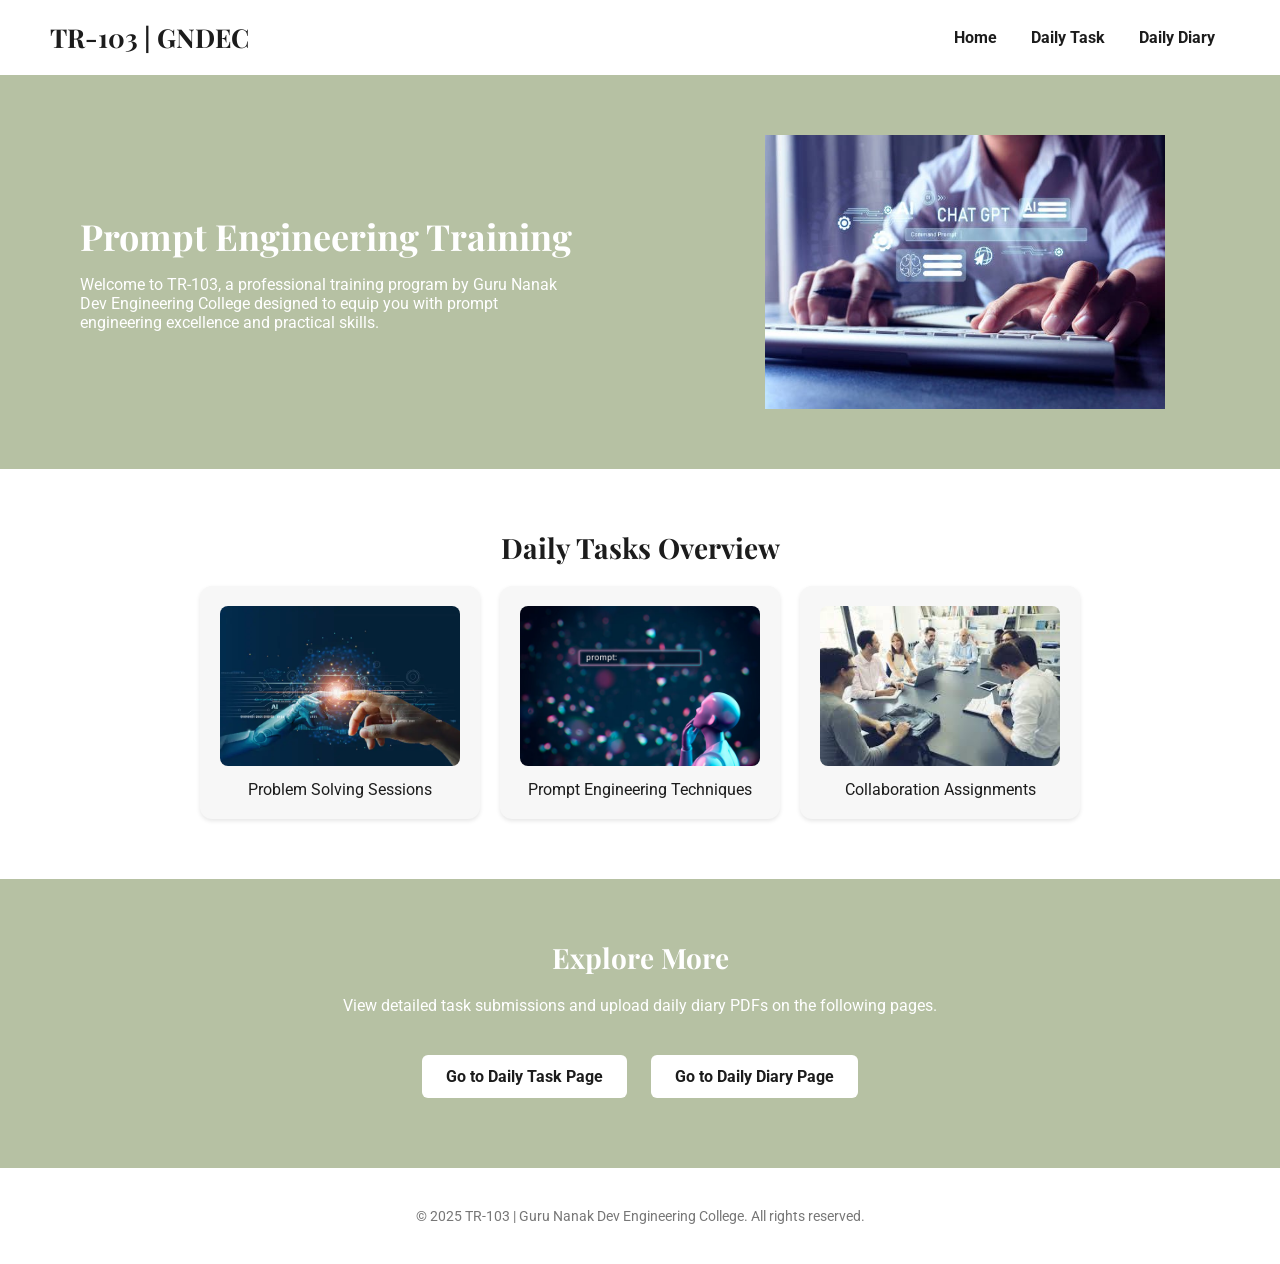
<file: index.html>
<!DOCTYPE html>
<html lang="en">
<head>
  <meta charset="UTF-8" />
  <meta name="viewport" content="width=device-width, initial-scale=1.0" />
  <title>TR-103 | Prompt Engineering Training</title>
  <link href="https://fonts.googleapis.com/css2?family=Playfair+Display:wght@500;700&family=Roboto&display=swap" rel="stylesheet">
  <style>
    :root {
      --green: #b6c1a3;
      --light-bg: #f7f7f7;
      --white: #ffffff;
      --dark: #1c1c1c;
    }

    * {
      margin: 0;
      padding: 0;
      box-sizing: border-box;
      font-family: 'Roboto', sans-serif;
    }

    body {
      background-color: var(--light-bg);
      color: var(--dark);
    }

    header {
      background: var(--white);
      padding: 20px 50px;
      display: flex;
      justify-content: space-between;
      align-items: center;
      box-shadow: 0 4px 6px rgba(0, 0, 0, 0.1);
    }

    header h1 {
      font-family: 'Playfair Display', serif;
      font-size: 26px;
    }

    nav a {
      margin: 0 15px;
      text-decoration: none;
      color: var(--dark);
      font-weight: bold;
    }

    .hero {
      background-color: var(--green);
      padding: 60px 20px;
      display: flex;
      justify-content: space-between;
      align-items: center;
      color: var(--white);
      flex-wrap: wrap;
    }

    .hero-text {
      flex: 1;
      min-width: 280px;
      margin-left: 60px; 
    }

    .hero-text h2 {
      font-family: 'Playfair Display', serif;
      font-size: 36px;
      margin-bottom: 15px;
    }

    .hero-text p {
      max-width: 500px;
    }

    .hero-img {
      flex: 1;
      text-align: center;
    }


  .hero-img img {
    width: 100%; /* or set a fixed width like 600px */
    max-width: 400px;
    height: auto; /* maintain aspect ratio */
    display: block;
    margin: 0 auto; /* center image */
  }

    .section {
      padding: 60px 80px;
      background: var(--white);
    }

    .section h3 {
      font-family: 'Playfair Display', serif;
      font-size: 28px;
      margin-bottom: 20px;
      text-align: center;
    }

    .cards {
      display: flex;
      justify-content: center;
      flex-wrap: wrap;
      gap: 20px;
    }

    .card {
      background: var(--light-bg);
      padding: 20px;
      border-radius: 12px;
      width: 280px;
      text-align: center;
      box-shadow: 0 2px 4px rgba(0, 0, 0, 0.1);
    }

    .card img {
      width: 100%;
      height: 160px;
      object-fit: cover;
      border-radius: 8px;
      margin-bottom: 10px;
    }

    .extra-images {
      display: flex;
      justify-content: center;
      gap: 20px;
      margin-top: 40px;
    }

    .extra-images img {
      width: 300px;
      height: 200px;
      object-fit: cover;
      border-radius: 12px;
      box-shadow: 0 4px 6px rgba(0, 0, 0, 0.1);
    }

    .upload-section {
      background: var(--green);
      padding: 60px 80px;
      color: var(--white);
      text-align: center;
    }

    .upload-section h3 {
      font-family: 'Playfair Display', serif;
      font-size: 28px;
      margin-bottom: 20px;
    }

    .upload-section p {
      margin-bottom: 30px;
    }

    .upload-section a.button {
      background-color: var(--white);
      color: var(--dark);
      padding: 12px 24px;
      border-radius: 6px;
      font-weight: bold;
      text-decoration: none;
      margin: 10px;
      display: inline-block;
    }

    footer {
      background: var(--white);
      padding: 40px 50px;
      text-align: center;
      font-size: 14px;
      color: #777;
    }
  </style>
</head>
<body>
  <header>
    <h1>TR-103 | GNDEC</h1>
    <nav>
      <a href="#home">Home</a>
      <a href="daily-task.html">Daily Task</a>
      <a href="daily-diary.html">Daily Diary</a>
    </nav>
  </header>

  <section class="hero" id="home">
    <div class="hero-text">
      <h2>Prompt Engineering Training</h2>
      <p>Welcome to TR-103, a professional training program by Guru Nanak Dev Engineering College designed to equip you with prompt engineering excellence and practical skills.</p>
    </div>
    <div class="hero-img">
      <img src="images/1683165775834.jpeg" alt="Hero Image">
    </div>
  </section>

  <section class="section" id="tasks">
    <h3>Daily Tasks Overview</h3>
    <div class="cards">
      <div class="card">
        <img src="images/image1.webp" alt="Task 1">
        <p>Problem Solving Sessions</p>
      </div>
      <div class="card">
        <img src="images/image 2.jpg" alt="Task 2">
        <p>Prompt Engineering Techniques</p>
      </div>
      <div class="card">
        <img src="images/image3.jpeg" alt="Task 3">
        <p>Collaboration Assignments</p>
      </div>
    </div>
    
  </section>

  <section class="upload-section" id="diary">
    <h3>Explore More</h3>
    <p>View detailed task submissions and upload daily diary PDFs on the following pages.</p>
    <a href="daily-task.html" class="button">Go to Daily Task Page</a>
    <a href="daily-diary.html" class="button">Go to Daily Diary Page</a>
  </section>

  <footer>
    &copy; 2025 TR-103 | Guru Nanak Dev Engineering College. All rights reserved.
  </footer>
</body>
</html>
</file>
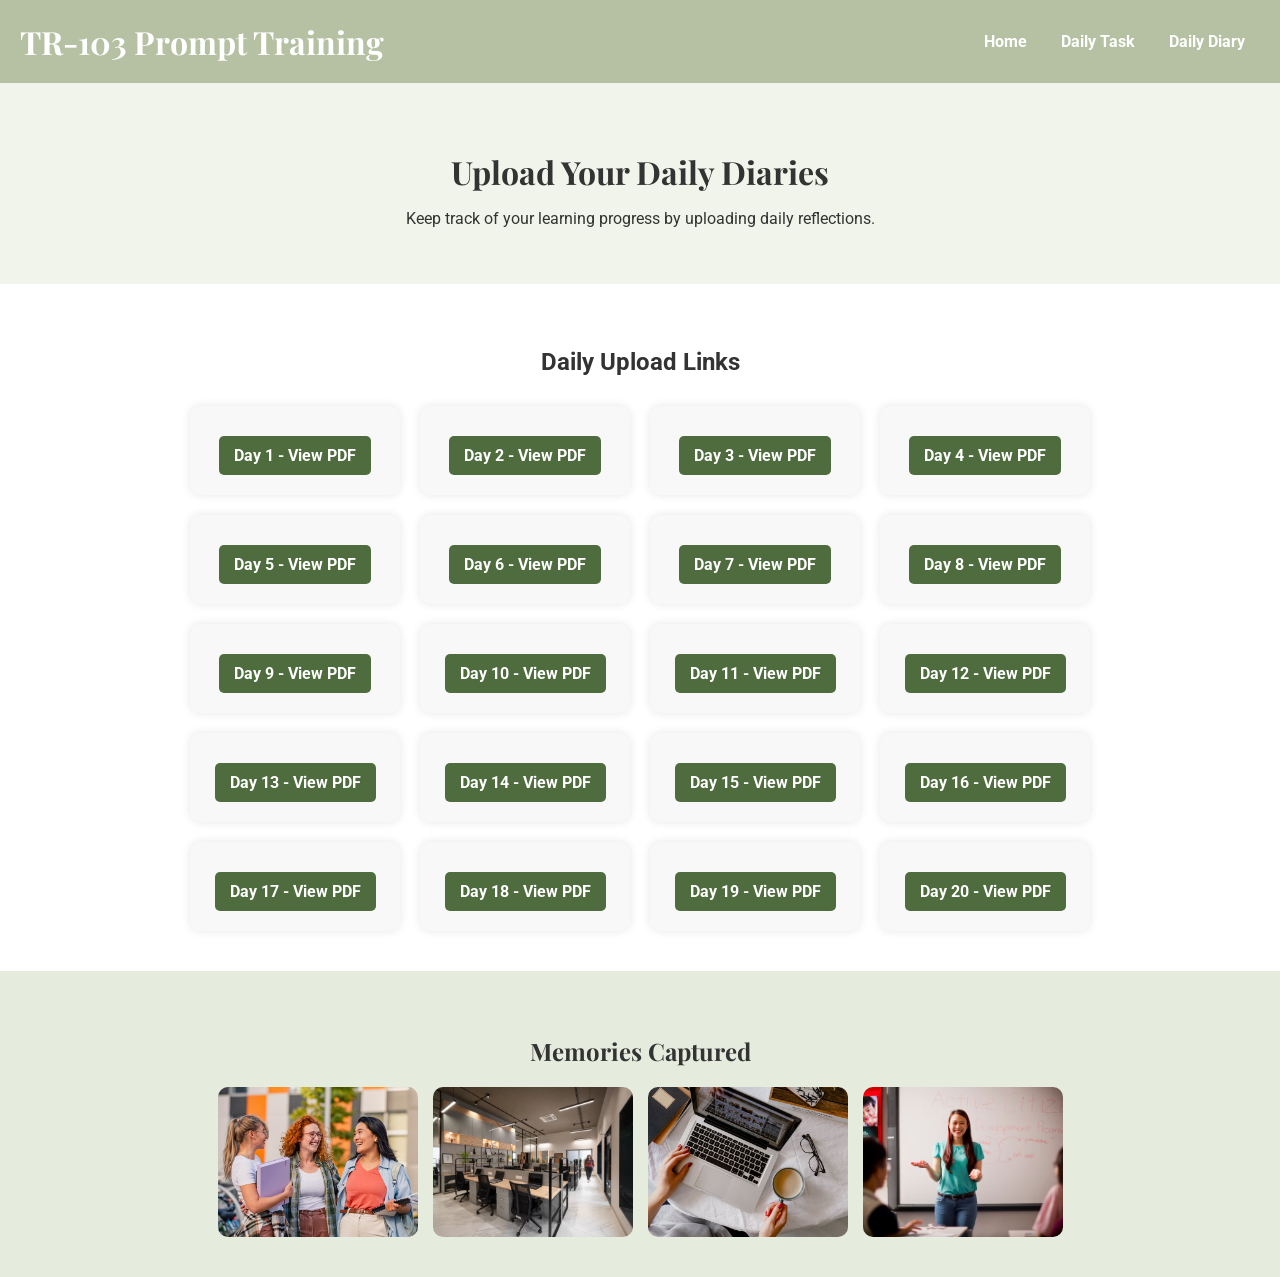
<file: daily-diary.html>
<!DOCTYPE html>
<html lang="en">
<head>
  <meta charset="UTF-8" />
  <meta name="viewport" content="width=device-width, initial-scale=1.0" />

  <title>Daily Diary - TR-103 </title>

  <link href="https://fonts.googleapis.com/css2?family=Playfair+Display&family=Roboto&display=swap" rel="stylesheet" />
  <style>
    body {
      font-family: 'Roboto', sans-serif;
      margin: 0;
      padding: 0;
      background-color: #ffffff;
      color: #333;
    }
    header {
      background-color: #b6c1a3;
      padding: 20px;
      display: flex;
      justify-content: space-between;
      align-items: center;
    }
    header h1 {
      font-family: 'Playfair Display', serif;
      color: #fff;
      margin: 0;
    }
    nav a {
      margin: 0 15px;
      color: #fff;
      text-decoration: none;
      font-weight: bold;
    }
    .hero {
      background-color: #f0f4ea;
      padding: 40px;
      text-align: center;
    }
    .hero h2 {
      font-family: 'Playfair Display', serif;
      font-size: 2em;
      margin-bottom: 10px;
    }
    .upload-section {
      padding: 40px 20px;
      max-width: 900px;
      margin: auto;
    }
    .upload-section h3 {
      font-size: 1.5em;
      text-align: center;
      margin-bottom: 30px;
    }
    .diary-grid {
      display: grid;
      grid-template-columns: repeat(auto-fill, minmax(200px, 1fr));
      gap: 20px;
    }
    .diary-entry {
      background-color: #f8f8f8;
      border-radius: 10px;
      padding: 20px;
      text-align: center;
      box-shadow: 0 0 10px rgba(0, 0, 0, 0.1);
    }
    .diary-entry a {
      display: inline-block;
      margin-top: 10px;
      padding: 10px 15px;
      background-color: #4e6c3d;
      color: white;
      text-decoration: none;
      border-radius: 5px;
      font-weight: bold;
      transition: background-color 0.3s ease;
    }
    .diary-entry a:hover {
      background-color: #3b522d;
    }
    .gallery {
      padding: 40px 20px;
      background-color: #e6ecdd;
      text-align: center;
    }
    .gallery h3 {
      font-family: 'Playfair Display', serif;
      font-size: 1.5em;
      margin-bottom: 20px;
    }
    .gallery-images {
      display: flex;
      flex-wrap: wrap;
      justify-content: center;
      gap: 15px;
    }
    .gallery-images img {
      width: 200px;
      height: 150px;
      object-fit: cover;
      border-radius: 10px;
    }
  </style>
</head>
<body>
  <header>
    <h1>TR-103 Prompt Training</h1>
    <nav>
      <a href="index.html">Home</a>
      <a href="daily-task.html">Daily Task</a>
      <a href="daily-diary.html">Daily Diary</a>
    </nav>
  </header>

  <div class="hero">
    <h2>Upload Your Daily Diaries</h2>
    <p>Keep track of your learning progress by uploading daily reflections.</p>
  </div>

  <section class="upload-section">
    <h3>Daily Upload Links</h3>
    <div class="diary-grid">
      <!-- Static links to PDFs for Day 1 to Day 20 -->
      <div class="diary-entry"><a href="pdfs/Day1.pdf" target="_blank">Day 1 - View PDF</a></div>
      <div class="diary-entry"><a href="pdfs/Day2.pdf" target="_blank">Day 2 - View PDF</a></div>
      <div class="diary-entry"><a href="pdfs/Day3.pdf" target="_blank">Day 3 - View PDF</a></div>
      <div class="diary-entry"><a href="pdfs/Day4.pdf" target="_blank">Day 4 - View PDF</a></div>
      <div class="diary-entry"><a href="pdfs/Day5.pdf" target="_blank">Day 5 - View PDF</a></div>
      <div class="diary-entry"><a href="pdfs/Day6.pdf" target="_blank">Day 6 - View PDF</a></div>
      <div class="diary-entry"><a href="pdfs/Day7.pdf" target="_blank">Day 7 - View PDF</a></div>
      <div class="diary-entry"><a href="pdfs/Day8.pdf" target="_blank">Day 8 - View PDF</a></div>
      <div class="diary-entry"><a href="pdfs/Day9.pdf" target="_blank">Day 9 - View PDF</a></div>
      <div class="diary-entry"><a href="pdfs/Day10.pdf" target="_blank">Day 10 - View PDF</a></div>
      <div class="diary-entry"><a href="pdfs/Day11.pdf" target="_blank">Day 11 - View PDF</a></div>
      <div class="diary-entry"><a href="pdfs/Day12.pdf" target="_blank">Day 12 - View PDF</a></div>
      <div class="diary-entry"><a href="pdfs/Day13.pdf" target="_blank">Day 13 - View PDF</a></div>
      <div class="diary-entry"><a href="pdfs/Day14.pdf" target="_blank">Day 14 - View PDF</a></div>
      <div class="diary-entry"><a href="pdfs/Day15.pdf" target="_blank">Day 15 - View PDF</a></div>
      <div class="diary-entry"><a href="pdfs/Day16.pdf" target="_blank">Day 16 - View PDF</a></div>
      <div class="diary-entry"><a href="pdfs/Day17.pdf" target="_blank">Day 17 - View PDF</a></div>
      <div class="diary-entry"><a href="pdfs/Day18.pdf" target="_blank">Day 18 - View PDF</a></div>
      <div class="diary-entry"><a href="pdfs/Day19.pdf" target="_blank">Day 19 - View PDF</a></div>
      <div class="diary-entry"><a href="pdfs/Day20.pdf" target="_blank">Day 20 - View PDF</a></div>
    </div>
  </section>

  <section class="gallery">
    <h3>Memories Captured</h3>
    <div class="gallery-images">
      <img src="images/mem1.jpg" alt="" />
      <img src="images/mem2.webp" alt="" />
      <img src="images/mem3.jpg" alt="" />
      <img src="images/mem4.avif" alt="" />
    </div>
  </section>
</body>
</html>
</file>
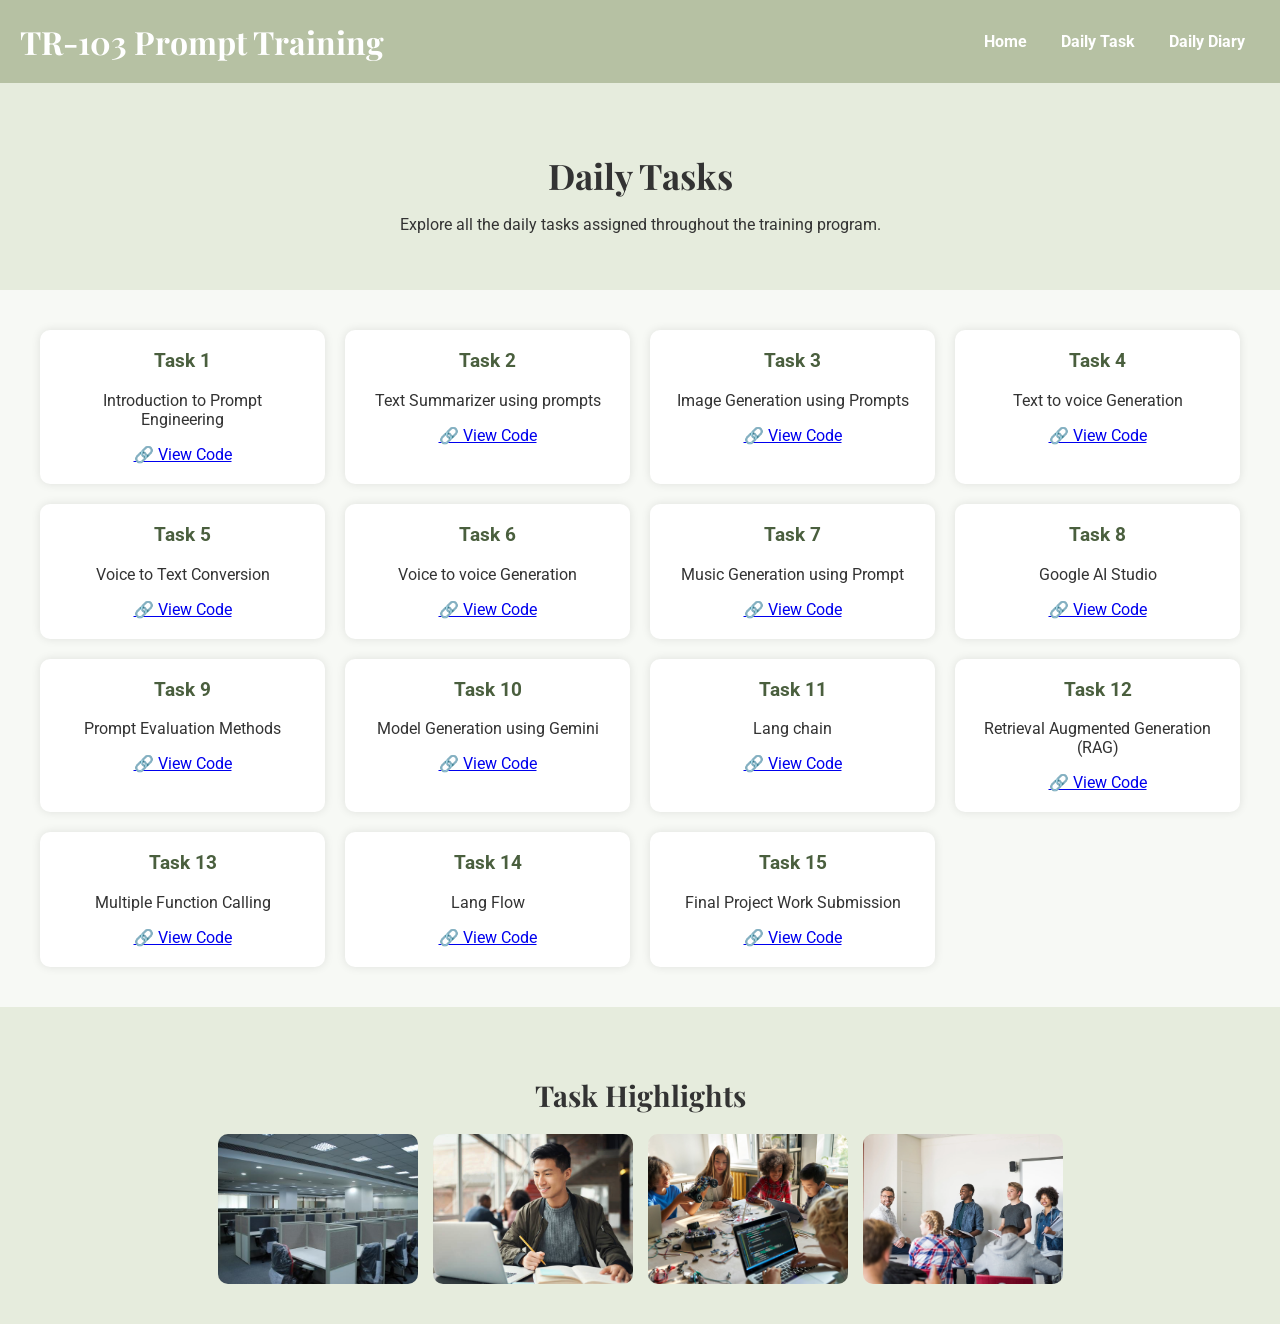
<file: daily-task.html>
<!DOCTYPE html>
<html lang="en">
<head>
  <meta charset="UTF-8">
  <meta name="viewport" content="width=device-width, initial-scale=1.0">
  <title>Daily Task - TR-103 Prompt Engineering</title>
  <link href="https://fonts.googleapis.com/css2?family=Playfair+Display&family=Roboto&display=swap" rel="stylesheet">
  <style>
    body {
      margin: 0;
      font-family: 'Roboto', sans-serif;
      background-color: #f7f9f5;
      color: #333;
    }
    header {
      background-color: #b6c1a3;
      padding: 20px;
      display: flex;
      justify-content: space-between;
      align-items: center;
    }
    header h1 {
      font-family: 'Playfair Display', serif;
      color: #fff;
      margin: 0;
    }
    nav a {
      margin: 0 15px;
      color: #fff;
      text-decoration: none;
      font-weight: bold;
    }
    .hero {
      text-align: center;
      padding: 40px 20px;
      background-color: #e6ecdd;
    }
    .hero h2 {
      font-size: 2.2em;
      font-family: 'Playfair Display', serif;
      margin-bottom: 10px;
    }
    .tasks-container {
      display: grid;
      grid-template-columns: repeat(auto-fit, minmax(250px, 1fr));
      gap: 20px;
      padding: 40px;
    }
    .task-box {
      background-color: #ffffff;
      border-radius: 10px;
      box-shadow: 0 0 10px rgba(0, 0, 0, 0.1);
      padding: 20px;
      text-align: center;
    }
    .task-box h3 {
      margin-top: 0;
      color: #4a5f3e;
    }
    .gallery {
      padding: 40px 20px;
      background-color: #e6ecdd;
      text-align: center;
    }
    .gallery h3 {
      font-family: 'Playfair Display', serif;
      font-size: 1.8em;
      margin-bottom: 20px;
    }
    .gallery-images {
      display: flex;
      flex-wrap: wrap;
      justify-content: center;
      gap: 15px;
    }
    .gallery-images img {
      width: 200px;
      height: 150px;
      object-fit: cover;
      border-radius: 10px;
    }
  </style>
</head>
<body>
  <header>
    <h1>TR-103 Prompt Training</h1>
    <nav>
      <a href="index.html">Home</a>
      <a href="daily-task.html">Daily Task</a>
      <a href="daily-diary.html">Daily Diary</a>
    </nav>
  </header>

  <div class="hero">
    <h2>Daily Tasks</h2>
    <p>Explore all the daily tasks assigned throughout the training program.</p>
  </div>

  <section class="tasks-container">
  <div class="task-box"><h3>Task 1</h3><p>Introduction to Prompt Engineering</p><a href="Prompt Engineering.pdf" target="_blank">🔗 View Code</a></div>
  <div class="task-box"><h3>Task 2</h3><p>Text Summarizer using prompts</p><a href="https://github.com/Gursimran-12/Prompt-Engineering/commit/b35cd78c859405aa79c3818e9b9101e9eba2d59e" target="_blank">🔗 View Code</a></div>
  <div class="task-box"><h3>Task 3</h3><p>Image Generation using Prompts</p><a href="https://github.com/Gursimran-12/Prompt-Engineering/commit/591a09d56fd8cf412caf64aa4bf2d2af4d88e7ff" target="_blank">🔗 View Code</a></div>
  <div class="task-box"><h3>Task 4</h3><p>Text to voice Generation</p><a href="https://github.com/Gursimran-12/Prompt-Engineering/commit/49d954350eaa0adad0630cdd1cd0bf83de27c309" target="_blank">🔗 View Code</a></div>
  <div class="task-box"><h3>Task 5</h3><p>Voice to Text Conversion</p><a href="https://github.com/Gursimran-12/Prompt-Engineering/commit/2c6693224faaff2ef1846948862ec85b4a806d67" target="_blank">🔗 View Code</a></div>
  <div class="task-box"><h3>Task 6</h3><p>Voice to voice Generation</p><a href="https://github.com/Gursimran-12/Prompt-Engineering/commit/1a022ce17d7b60c566c9cf59f16851ec9072e844" target="_blank">🔗 View Code</a></div>
  <div class="task-box"><h3>Task 7</h3><p>Music Generation using Prompt</p><a href="https://github.com/Gursimran-12/Prompt-Engineering/commit/eaf553b2b5d5d992ec1b8af4957d35586e3e369d" target="_blank">🔗 View Code</a></div>
  <div class="task-box"><h3>Task 8</h3><p>Google AI Studio</p><a href="https://github.com/Gursimran-12/Prompt-Engineering/commit/ad23507c21e08c7eda2bb091390b8c1716a6ccef" target="_blank">🔗 View Code</a></div>
  <div class="task-box"><h3>Task 9</h3><p>Prompt Evaluation Methods</p><a href="https://github.com/Gursimran-12/Prompt-Engineering/commit/c48f9b59c562bffdbcf00e605276996030dab0cb" target="_blank">🔗 View Code</a></div>
  <div class="task-box"><h3>Task 10</h3><p>Model Generation using Gemini</p><a href="https://github.com/Gursimran-12/Prompt-Engineering/commit/b1e9872e8168da48eb47ba95d4b2a9e8c5e23992" target="_blank">🔗 View Code</a></div>
  <div class="task-box"><h3>Task 11</h3><p>Lang chain</p><a href="https://github.com/Gursimran-12/Prompt-Engineering/commit/b829c59f634ebc332d58418c3d0ad82bc93c732e" target="_blank">🔗 View Code</a></div>
  <div class="task-box"><h3>Task 12</h3><p>Retrieval Augmented Generation (RAG)</p><a href="https://github.com/Gursimran-12/Prompt-Engineering/commit/9a6a4fdd12c8e7f12d94ec5d2e83cd0c3abd8318" target="_blank">🔗 View Code</a></div>
  <div class="task-box"><h3>Task 13</h3><p>Multiple Function Calling</p><a href="https://github.com/Gursimran-12/Prompt-Engineering/commit/78ce3c9a000819d23200fdb46465361df55f52ae" target="_blank">🔗 View Code</a></div>
  <div class="task-box"><h3>Task 14</h3><p>Lang Flow</p><a href="https://github.com/Gursimran-12/Prompt-Engineering/commit/1805d95c851d4346c48e2d40b558da42012216e1" target="_blank">🔗 View Code</a></div>
  <div class="task-box"><h3>Task 15</h3><p>Final Project Work Submission</p><a href="https://github.com/Gursimran-12/Prompt-Engineering/blob/main/Tasks/task15_final_project.py" target="_blank">🔗 View Code</a></div>
</section>

  <section class="gallery">
    <h3>Task Highlights</h3>
    <div class="gallery-images">
      <img src="images/task11.jpg" alt="Task 1">
      <img src="images/task 3.jpg" alt="Task 2">
      <img src="images/task12.jpg" alt="Task 3">
      <img src="images/task4.webp" alt="Task 4">
     
    </div>
  </section>
</body>
</html>
</file>
